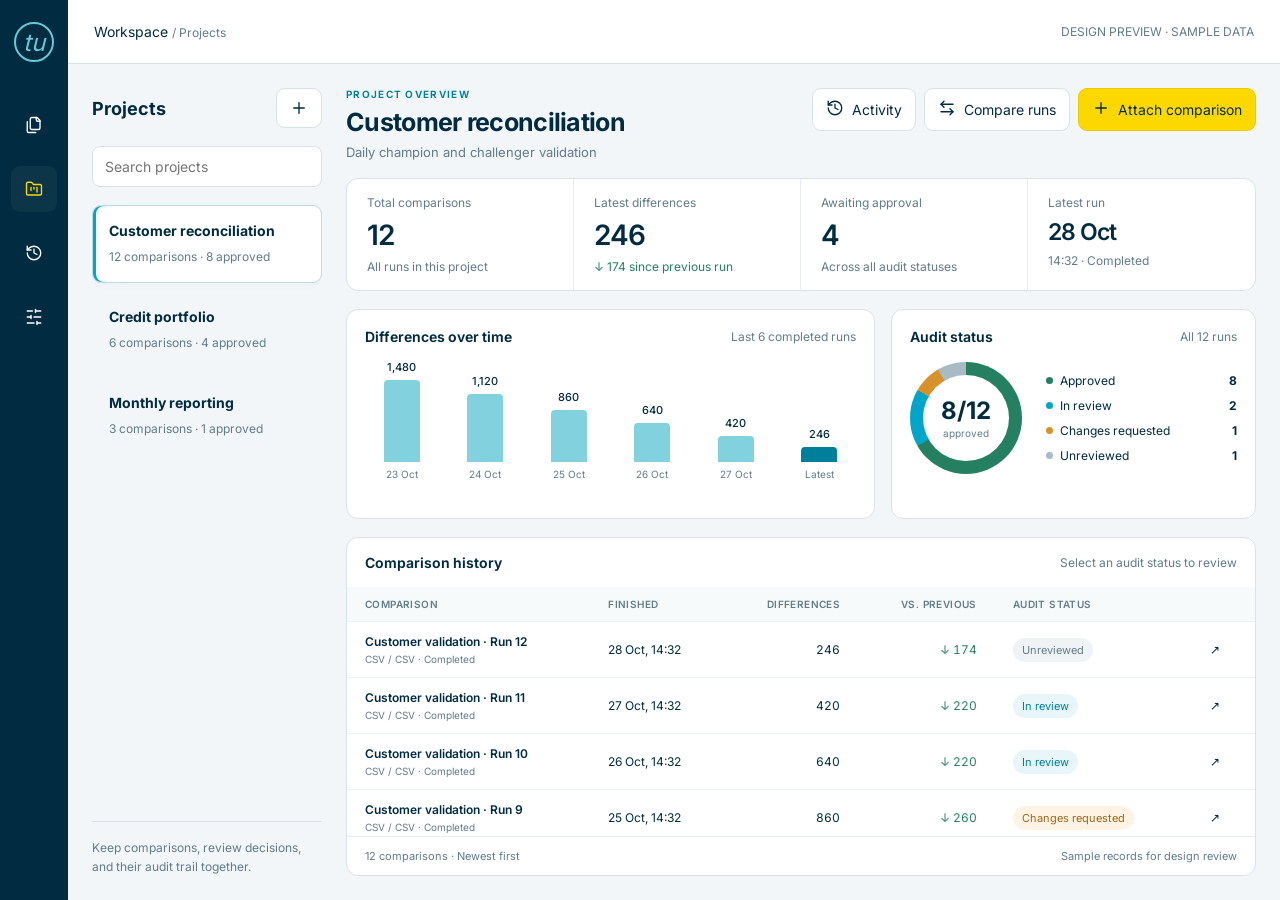
<file: design-previews/projects-review.html>
<!doctype html><html lang="en"><meta charset="utf-8"><meta name="viewport" content="width=device-width,initial-scale=1"><title>Projects · Design preview</title>
<style>
@font-face{font-family:Inter;src:url('../web/assets/fonts/inter-latin-wght.woff2')}*{box-sizing:border-box}body{margin:0;background:#f2f6f8;color:#002b40;font:14px Inter,Arial,sans-serif}button,input,select,textarea{font:inherit}button{cursor:pointer;display:inline-flex;align-items:center;justify-content:center;gap:8px;background:white;color:inherit;border:1px solid #d7e3e9;border-radius:9px;padding:10px 13px;transition:background .18s,box-shadow .18s}button:hover{background:#eaf6f8}button:focus-visible,input:focus-visible,select:focus-visible,textarea:focus-visible{outline:3px solid #00a6ca;outline-offset:3px}svg.icon{width:18px;height:18px;fill:none;stroke:currentColor;stroke-width:1.8;stroke-linecap:round;stroke-linejoin:round;flex:none}h1,h2,h3,p{margin:0}small,.muted{color:#627c8b}small{font-size:12px}nav{position:fixed;inset:0 auto 0 0;width:68px;background:#002b40;color:white;display:flex;align-items:center;flex-direction:column;gap:18px;padding:22px 0;z-index:5}nav button{background:transparent;border:0;color:white;width:46px;height:46px}nav button.selected{color:#fcd800;background:#ffffff0c}nav .tu{font-size:24px;font-style:italic;border:2px solid #65c9d7;border-radius:50%;width:40px;height:40px;display:grid;place-items:center;color:#65c9d7;margin-bottom:22px}header{height:64px;background:white;border-bottom:1px solid #d7e3e9;display:flex;align-items:center;justify-content:space-between;padding:0 26px;margin-left:68px}header span{font-size:12px;color:#627c8b}main{height:calc(100dvh - 64px);margin-left:68px;padding:24px;display:grid;grid-template-columns:230px minmax(0,1fr);gap:24px}.library{display:flex;flex-direction:column;gap:18px;min-height:0}.library-title,.heading,.card-head{display:flex;justify-content:space-between;align-items:center;gap:12px}.library h2{font-size:18px}.library input{width:100%;padding:11px 12px;border:1px solid #d7e3e9;border-radius:8px;background:white}.project-list{overflow:auto;display:flex;flex-direction:column;gap:8px}.project{display:flex;align-items:flex-start;flex-direction:column;gap:9px;text-align:left;border:1px solid transparent;background:none;padding:16px}.project[hidden]{display:none}.project strong{font-size:14px}.project.active{background:white;border-color:#b9dce6;box-shadow:inset 3px 0 #00a6ca,0 3px 10px #002b4005}.project small{line-height:1.5}.library-foot{margin-top:auto;border-top:1px solid #d7e3e9;padding-top:16px;font-size:12px;color:#627c8b;line-height:1.6}.workspace{min-height:0;display:grid;grid-template-rows:auto auto 210px minmax(120px,1fr);gap:18px}.heading{align-items:flex-start}.eyebrow{font-size:10px;letter-spacing:.13em;font-weight:650;color:#007f9b;margin-bottom:7px}h1{font-size:25px;letter-spacing:-.7px}.subtitle{margin-top:7px;color:#627c8b;font-size:13px}.actions{display:flex;gap:8px}.primary{background:#fcd800;border-color:#ebcb00}.primary:hover{background:#ffe44b}.metrics{display:grid;grid-template-columns:repeat(4,1fr);border:1px solid #d7e3e9;background:white;border-radius:12px}.metric{padding:16px 20px;border-right:1px solid #e6edf1}.metric:last-child{border:0}.metric label{display:block;font-size:12px;color:#627c8b}.metric strong{display:block;font-size:28px;font-weight:600;letter-spacing:-1px;margin:8px 0 5px}.good{color:#258061}.charts{display:grid;grid-template-columns:1.45fr 1fr;gap:16px}.card{background:white;border:1px solid #d7e3e9;border-radius:12px;padding:18px;min-width:0;min-height:0}h3{font-size:14px;font-weight:650}.trend{height:135px;display:flex;gap:16px;padding:15px 3px 0}.bar{flex:1;display:flex;flex-direction:column;justify-content:flex-end;align-items:center;gap:6px}.bar i{width:100%;max-width:36px;background:#81d1de;border-radius:4px 4px 0 0;animation:grow .65s cubic-bezier(.22,1,.36,1) both;transform-origin:bottom}.bar:last-child i{background:#007f9b}.bar small{font-size:10px}.bar b{font-size:11px;font-weight:500}.audit{display:flex;align-items:center;gap:24px;height:145px}.donut{width:112px;height:112px;flex:none;border-radius:50%;background:conic-gradient(#258061 0 66.667%,#00a6ca 66.667% 83.333%,#d7922b 83.333% 91.667%,#a8bac4 91.667%);display:grid;place-items:center}.donut div{width:86px;height:86px;border-radius:50%;background:white;display:flex;flex-direction:column;align-items:center;justify-content:center;gap:2px}.donut strong{font-size:24px}.donut small{font-size:10px}.legend{flex:1;display:grid;gap:10px}.legend div{display:flex;align-items:center;gap:7px;font-size:12px}.legend i{width:7px;height:7px;border-radius:50%}.legend b{margin-left:auto}.ledger{display:flex;flex-direction:column;padding:0;overflow:hidden}.ledger .card-head{padding:16px 18px}.table-wrap{flex:1;min-height:0;overflow:auto;scrollbar-color:#65bacb #f2f6f8;scrollbar-width:thin}table{border-collapse:collapse;width:100%;font-size:12px}th{text-align:left;background:#f7fafb;color:#627c8b;font-size:10px;letter-spacing:.04em;font-weight:600;padding:11px 18px;position:sticky;top:0;z-index:1}td{padding:12px 18px;border-top:1px solid #edf2f5;white-space:nowrap}td:first-child{font-weight:600}td small{display:block;font-weight:400;margin-top:4px;font-size:10px}.num{text-align:right;font-variant-numeric:tabular-nums}.pill{font-size:11px;border:0;border-radius:20px;padding:5px 9px;background:#eaf5ef;color:#258061}.review{background:#e8f6fa;color:#007f9b}.unreviewed{background:#f0f3f5;color:#627c8b}.change{background:#fff4e4;color:#9a661c}td .open{border:0;padding:5px}.ledger-foot{padding:12px 18px;border-top:1px solid #e6edf1;display:flex;justify-content:space-between;color:#627c8b;font-size:11px}dialog{position:fixed;inset:0 0 0 auto;margin:0;width:min(460px,100vw);height:100dvh;max-height:100dvh;max-width:100vw;border:0;border-left:1px solid #d7e3e9;padding:0;color:#002b40;box-shadow:-16px 0 60px #002b4020;transform:translateX(100%);opacity:0;transition:transform .32s cubic-bezier(.22,1,.36,1),opacity .25s}dialog.visible{transform:translateX(0);opacity:1}dialog::backdrop{background:#002b4038}dialog .drawer-head{padding:24px;border-bottom:1px solid #d7e3e9;display:flex;align-items:center;justify-content:space-between}dialog .content{padding:24px;line-height:1.6}dialog h2{font-size:20px}dialog label{display:block;font-weight:600;font-size:12px;margin:20px 0 7px}dialog select,dialog textarea,dialog input{width:100%;padding:12px;border:1px solid #d7e3e9;border-radius:8px;background:white;color:inherit}dialog .primary{margin-top:24px}.event{border-left:1px solid #cbe3e9;padding:0 0 25px 20px;position:relative}.event:before{content:'';position:absolute;left:-5px;top:7px;width:9px;height:9px;border-radius:50%;background:#00a6ca}.event small{display:block;margin-top:4px}#notice{color:#007f9b;margin-top:16px;font-size:12px}@keyframes grow{from{transform:scaleY(0)}}@media(max-width:1100px){main{grid-template-columns:190px 1fr;padding:18px;gap:18px}.metric{padding:14px}.audit{gap:12px}.donut{width:88px;height:88px}.donut div{width:68px;height:68px}.heading{flex-wrap:wrap}.workspace{grid-template-rows:auto auto 210px minmax(150px,1fr)}}@media(max-width:800px){main{height:auto;grid-template-columns:1fr}.library-foot{display:none}.project-list{flex-direction:row}.project{min-width:190px}.workspace{display:flex;flex-direction:column}.charts{grid-template-columns:1fr}.metrics{grid-template-columns:1fr 1fr}.ledger{min-height:360px}.table-wrap{max-height:400px}.audit{height:140px}.heading .actions{flex-wrap:wrap}.library-title{justify-content:flex-start}}@media(prefers-reduced-motion:reduce){*,*::before{animation:none!important;transition:none!important}}
</style>
<body><nav aria-label="Workspace"><div class="tu">tu</div><button title="Compare files" data-icon="files"><svg class="icon" viewBox="0 0 24 24" aria-hidden="true"><path d="M20 7h-3a2 2 0 0 1-2-2V2"/><path d="M9 18a2 2 0 0 1-2-2V4a2 2 0 0 1 2-2h7l4 4v10a2 2 0 0 1-2 2Z"/><path d="M3 7.6v12.8A1.6 1.6 0 0 0 4.6 22h9.8"/></svg></button><button title="Projects" class="selected" data-icon="folder-kanban"><svg class="icon" viewBox="0 0 24 24" aria-hidden="true"><path d="M4 20h16a2 2 0 0 0 2-2V8a2 2 0 0 0-2-2h-7.93a2 2 0 0 1-1.66-.9l-.82-1.2A2 2 0 0 0 7.93 3H4a2 2 0 0 0-2 2v13c0 1.1.9 2 2 2Z"/><path d="M8 10v4"/><path d="M12 10v2"/><path d="M16 10v6"/></svg></button><button title="History" data-icon="history"><svg class="icon" viewBox="0 0 24 24" aria-hidden="true"><path d="M3 12a9 9 0 1 0 9-9 9.75 9.75 0 0 0-6.74 2.74L3 8"/><path d="M3 3v5h5"/><path d="M12 7v5l4 2"/></svg></button><button title="Profile templates" data-icon="sliders-horizontal"><svg class="icon" viewBox="0 0 24 24" aria-hidden="true"><line x1="21" x2="14" y1="4" y2="4"/><line x1="10" x2="3" y1="4" y2="4"/><line x1="21" x2="12" y1="12" y2="12"/><line x1="8" x2="3" y1="12" y2="12"/><line x1="21" x2="16" y1="20" y2="20"/><line x1="12" x2="3" y1="20" y2="20"/><line x1="14" x2="14" y1="2" y2="6"/><line x1="8" x2="8" y1="10" y2="14"/><line x1="16" x2="16" y1="18" y2="22"/></svg></button></nav><header><div>Workspace <span> / Projects</span></div><span>DESIGN PREVIEW · SAMPLE DATA</span></header><main><aside class="library"><div class="library-title"><h2>Projects</h2><button aria-label="Create project" onclick="showDrawer('create')" data-icon="plus"><svg class="icon" viewBox="0 0 24 24" aria-hidden="true"><path d="M5 12h14"/><path d="M12 5v14"/></svg></button></div><input id="search" placeholder="Search projects" aria-label="Search projects"><div class="project-list"><button class="project active"><strong>Customer reconciliation</strong><small>12 comparisons · 8 approved</small></button><button class="project"><strong>Credit portfolio</strong><small>6 comparisons · 4 approved</small></button><button class="project"><strong>Monthly reporting</strong><small>3 comparisons · 1 approved</small></button></div><p class="library-foot">Keep comparisons, review decisions, and their audit trail together.</p></aside><section class="workspace"><div class="heading"><div><div class="eyebrow">PROJECT OVERVIEW</div><h1 id="projectName">Customer reconciliation</h1><p class="subtitle">Daily champion and challenger validation</p></div><div class="actions"><button onclick="showDrawer('activity')"><span data-icon="history"><svg class="icon" viewBox="0 0 24 24" aria-hidden="true"><path d="M3 12a9 9 0 1 0 9-9 9.75 9.75 0 0 0-6.74 2.74L3 8"/><path d="M3 3v5h5"/><path d="M12 7v5l4 2"/></svg></span>Activity</button><button onclick="showDrawer('compare')"><span data-icon="arrow-left-right"><svg class="icon" viewBox="0 0 24 24" aria-hidden="true"><path d="M8 3 4 7l4 4"/><path d="M4 7h16"/><path d="m16 21 4-4-4-4"/><path d="M20 17H4"/></svg></span>Compare runs</button><button class="primary" onclick="showDrawer('attach')"><span data-icon="plus"><svg class="icon" viewBox="0 0 24 24" aria-hidden="true"><path d="M5 12h14"/><path d="M12 5v14"/></svg></span>Attach comparison</button></div></div><section class="metrics" aria-label="Project metrics"><div class="metric"><label>Total comparisons</label><strong>12</strong><small>All runs in this project</small></div><div class="metric"><label>Latest differences</label><strong>246</strong><small class="good">↓ 174 since previous run</small></div><div class="metric"><label>Awaiting approval</label><strong>4</strong><small>Across all audit statuses</small></div><div class="metric"><label>Latest run</label><strong style="font-size:23px">28 Oct</strong><small>14:32 · Completed</small></div></section><div class="charts"><section class="card"><div class="card-head"><h3>Differences over time</h3><small>Last 6 completed runs</small></div><div class="trend" aria-label="Differences decreased from 1480 to 246"><div class="bar"><b>1,480</b><i style="height:90px"></i><small>23 Oct</small></div><div class="bar"><b>1,120</b><i style="height:68px"></i><small>24 Oct</small></div><div class="bar"><b>860</b><i style="height:52px"></i><small>25 Oct</small></div><div class="bar"><b>640</b><i style="height:39px"></i><small>26 Oct</small></div><div class="bar"><b>420</b><i style="height:26px"></i><small>27 Oct</small></div><div class="bar"><b>246</b><i style="height:15px"></i><small>Latest</small></div></div></section><section class="card"><div class="card-head"><h3>Audit status</h3><small>All 12 runs</small></div><div class="audit"><div class="donut"><div><strong>8/12</strong><small>approved</small></div></div><div class="legend"><div><i style="background:#258061"></i>Approved<b>8</b></div><div><i style="background:#00a6ca"></i>In review<b>2</b></div><div><i style="background:#d7922b"></i>Changes requested<b>1</b></div><div><i style="background:#a8bac4"></i>Unreviewed<b>1</b></div></div></div></section></div><section class="card ledger"><div class="card-head"><h3>Comparison history</h3><small>Select an audit status to review</small></div><div class="table-wrap"><table><thead><tr><th>COMPARISON</th><th>FINISHED</th><th class="num">DIFFERENCES</th><th class="num">VS. PREVIOUS</th><th>AUDIT STATUS</th><th></th></tr></thead><tbody id="rows"></tbody></table></div><div class="ledger-foot"><span>12 comparisons · Newest first</span><span>Sample records for design review</span></div></section></section></main><dialog id="drawer" aria-labelledby="drawerTitle"><div class="drawer-head"><h2 id="drawerTitle"></h2><button aria-label="Close drawer" onclick="closeDrawer()" data-icon="x"><svg class="icon" viewBox="0 0 24 24" aria-hidden="true"><path d="M18 6 6 18"/><path d="m6 6 12 12"/></svg></button></div><div class="content" id="drawerBody"></div></dialog>
<script>
const drawer=document.getElementById('drawer');let closing;
function showDrawer(type){clearTimeout(closing);const titles={activity:'Project activity',review:'Review comparison',attach:'Attach comparison',compare:'Compare runs',create:'Create project'};document.getElementById('drawerTitle').textContent=titles[type];let content='';if(type==='activity')content='<div class="event"><b>Comparison completed</b><p>246 differences identified in the latest run.</p><small>Today · 14:32</small></div><div class="event"><b>Audit moved to In review</b><p>Customer reconciliation · Run 11</p><small>Yesterday · 16:10</small></div><div class="event"><b>Comparison approved</b><p>Customer reconciliation · Run 10</p><small>26 Oct · 11:48</small></div>';else if(type==='review')content='<p class="muted">Customer reconciliation · Latest run</p><label>Audit status</label><select><option>Unreviewed</option><option>In review</option><option>Approved</option><option>Changes requested</option></select><label>Reviewer</label><input placeholder="Reviewer name"><label>Review note</label><textarea rows="4" placeholder="Record your assessment…"></textarea><button class="primary" onclick="demoSave()">Save review</button>';else if(type==='compare')content='<p class="muted">Review newly introduced and resolved differences between two runs.</p><label>From</label><select><option>Run 11 · 27 Oct · 420 differences</option></select><label>To</label><select><option>Run 12 · 28 Oct · 246 differences</option></select><button class="primary" onclick="demoSave()">Compare runs</button>';else if(type==='create')content='<label>Project name</label><input placeholder="e.g. Customer reconciliation"><label>Description</label><textarea rows="3" placeholder="What does this project track?"></textarea><button class="primary" onclick="demoSave()">Create project</button>';else content='<p class="muted">Choose an existing comparison to add to this project.</p><label>Comparison</label><select><option>Customer validation · 28 Oct</option><option>Portfolio validation · 27 Oct</option></select><button class="primary" onclick="demoSave()">Attach comparison</button>';document.getElementById('drawerBody').innerHTML=content+'<p id="notice" role="status"></p>';if(!drawer.open)drawer.showModal();requestAnimationFrame(()=>requestAnimationFrame(()=>drawer.classList.add('visible')))}
function demoSave(){document.getElementById('notice').textContent='Design preview only — no application data has changed.'}
function closeDrawer(){drawer.classList.remove('visible');closing=setTimeout(()=>drawer.close(),matchMedia('(prefers-reduced-motion:reduce)').matches?0:320)}drawer.addEventListener('cancel',e=>{e.preventDefault();closeDrawer()});drawer.addEventListener('click',e=>{if(e.target===drawer&&e.clientX<drawer.getBoundingClientRect().left)closeDrawer()});
for(let i=0;i<12;i++){const status=i===0?'Unreviewed':i<3?'In review':i===3?'Changes requested':'Approved',cls=i===0?'unreviewed':i<3?'review':i===3?'change':'';document.getElementById('rows').insertAdjacentHTML('beforeend',`<tr><td>Customer validation · Run ${12-i}<small>CSV / CSV · Completed</small></td><td>${28-i} Oct, 14:32</td><td class="num">${[246,420,640,860,1120,1480,1520,1680,1720,1810,1900,2100][i].toLocaleString()}</td><td class="num good">${i===11?'—':'↓ '+[174,220,220,260,360,40,160,40,90,90,200][i]}</td><td><button class="pill ${cls}" onclick="showDrawer('review')">${status}</button></td><td><button class="open" aria-label="Preview run details" onclick="showDrawer('review')">↗</button></td></tr>`)}
document.getElementById('search').addEventListener('input',e=>document.querySelectorAll('.project').forEach(p=>p.hidden=!p.textContent.toLowerCase().includes(e.target.value.toLowerCase())));document.querySelectorAll('.project').forEach(p=>p.addEventListener('click',()=>showDrawer('activity')));
</script></body></html>
</file>
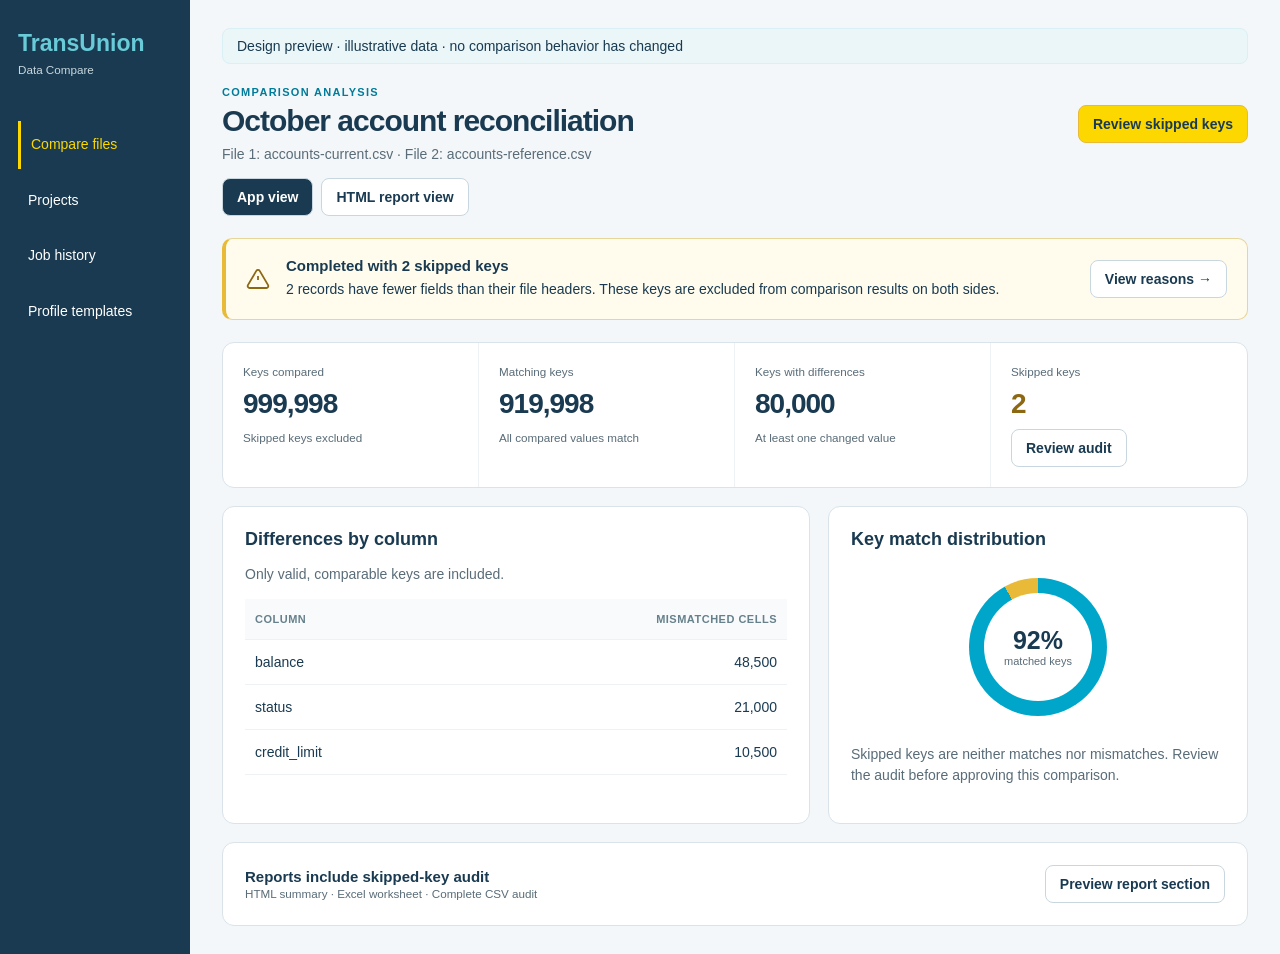
<file: design-previews/skipped-keys.html>
<!doctype html><html lang="en"><meta charset="utf-8"><meta name="viewport" content="width=device-width,initial-scale=1"><title>Skipped keys — design preview</title>
<style>
:root{font-family:Inter,Arial,sans-serif;color:#193a50;background:#f4f7f9;font-size:14px}*{box-sizing:border-box}body{margin:0}button,input{font:inherit}button{cursor:pointer;border:1px solid #c8d7df;background:white;border-radius:8px;padding:10px 14px;color:#193a50;font-weight:600}button:hover{background:#eaf6f8}button:focus-visible,a:focus-visible{outline:3px solid #00a6ca;outline-offset:3px}.primary{background:#fcd800;border-color:#e9ba37}.shell{display:grid;grid-template-columns:190px 1fr;min-height:100vh}aside{background:#193a50;color:white;padding:30px 18px}aside strong{color:#69cbd8;font-size:23px}aside small{display:block;margin:6px 0 45px;color:#c8d7df}aside p{padding:13px 10px;margin:8px 0}aside .active{color:#fcd800;border-left:3px solid #fcd800}main{padding:28px 32px;max-width:1500px;width:100%;margin:auto}header,.row{display:flex;justify-content:space-between;align-items:center;gap:16px}h1{font-size:30px;letter-spacing:-1px;margin:6px 0 8px}h2{font-size:18px;margin:0 0 8px}h3{font-size:15px;margin:0}p{line-height:1.55}small,.muted{color:#596c78}.eyebrow{text-transform:uppercase;letter-spacing:1.3px;font-size:11px;font-weight:700;color:#007b99}.preview{background:#eaf6f8;border:1px solid #d9f0f5;padding:9px 14px;border-radius:8px;margin-bottom:22px}.notice{display:flex;align-items:center;gap:16px;padding:18px 20px;margin:22px 0;border:1px solid #e7d599;border-left:4px solid #e9ba37;background:#fffbed;border-radius:10px}.notice p{margin:5px 0 0}.notice button{margin-left:auto;white-space:nowrap}.notice svg{width:24px;height:24px;flex:none;color:#8c6813}.stats{display:grid;grid-template-columns:repeat(4,1fr);background:white;border:1px solid #d9e3e9;border-radius:12px;margin-bottom:18px}.stat{padding:20px;border-right:1px solid #eef2f4}.stat:last-child{border:0}.stat strong{display:block;font-size:28px;letter-spacing:-1px;margin:9px 0}.grid{display:grid;grid-template-columns:1.4fr 1fr;gap:18px}.card{padding:22px;border:1px solid #d9e3e9;border-radius:12px;background:white}table{width:100%;border-collapse:collapse;text-align:left}th{font-size:11px;text-transform:uppercase;letter-spacing:.5px;color:#66808c;background:#f8fafb}td,th{padding:14px 10px;border-bottom:1px solid #eef2f4}td:last-child,th:last-child{text-align:right}.ring{width:138px;height:138px;border-radius:50%;background:conic-gradient(#00a6ca 0 92%,#e9ba37 92%);display:grid;place-items:center;margin:28px auto}.ring div{width:108px;height:108px;border-radius:50%;background:white;display:grid;place-content:center;text-align:center;font-size:25px;font-weight:650}.ring small{font-size:11px;font-weight:400;display:block}.foot{margin-top:18px}.report{display:none}.report.on{display:block}.analysis.off{display:none}dialog{margin:0 0 0 auto;height:100dvh;max-height:100dvh;max-width:100%;width:680px;border:0;padding:0;color:#193a50;box-shadow:-16px 0 60px #002b4022}dialog::backdrop{background:#002b4055}dialog[open]{animation:enter .28s cubic-bezier(.22,1,.36,1)}dialog.closing{animation:leave .2s ease-in forwards}dialog .drawer{height:100%;display:flex;flex-direction:column}dialog header{padding:24px;border-bottom:1px solid #d9e3e9}dialog h2{font-size:23px}dialog .body{padding:24px;overflow:auto;flex:1}dialog footer{padding:18px 24px;border-top:1px solid #d9e3e9;display:flex;justify-content:space-between;align-items:center;gap:14px}.key{font-family:ui-monospace,monospace}.badge{display:inline-block;font-size:11px;padding:5px 8px;border-radius:5px;background:#fff3ce;color:#7d5d0c}.audit{border:1px solid #d9e3e9;border-radius:10px;padding:18px;margin-top:16px}.audit .row{margin-bottom:14px}.facts{display:grid;grid-template-columns:1fr 1fr;gap:14px}.facts span{display:block;font-size:12px;color:#596c78;margin-bottom:5px}.facts strong{font-size:17px}.reason{background:#f8fafb;padding:12px;border-radius:7px;font-size:13px}.explanation{padding:14px;border:1px solid #d9f0f5;border-radius:8px;background:#eaf6f8;line-height:1.6}.tab{display:flex;gap:8px;margin-top:16px}.tab [aria-pressed=true]{background:#193a50;color:white}@keyframes enter{from{transform:translateX(100%);opacity:.6}to{transform:translateX(0);opacity:1}}@keyframes leave{to{transform:translateX(100%);opacity:0}}@media(prefers-reduced-motion:reduce){dialog[open],dialog.closing{animation:none}}@media(max-width:850px){.shell{grid-template-columns:64px 1fr}aside{padding:24px 10px}aside strong{font-size:18px}aside small,aside p{display:none}main{padding:18px}.grid{grid-template-columns:1fr}.notice{flex-wrap:wrap}.notice button{margin-left:40px}.stats{grid-template-columns:1fr 1fr}.stat{padding:16px}}@media(max-width:450px){.shell{display:block}aside{display:none}header{flex-wrap:wrap}.facts{grid-template-columns:1fr 1fr}}
</style>
<div class="shell"><aside><strong>TransUnion</strong><small>Data Compare</small><p class="active">Compare files</p><p>Projects</p><p>Job history</p><p>Profile templates</p></aside><main>
<div class="preview">Design preview · illustrative data · no comparison behavior has changed</div>
<header><div><div class="eyebrow">Comparison analysis</div><h1>October account reconciliation</h1><span class="muted">File 1: accounts-current.csv · File 2: accounts-reference.csv</span></div><button class="primary" onclick="openAudit()">Review skipped keys</button></header>
<div class="tab"><button id="appTab" aria-pressed="true" onclick="mode(false)">App view</button><button id="reportTab" aria-pressed="false" onclick="mode(true)">HTML report view</button></div>
<div class="notice" role="status"><svg viewBox="0 0 24 24" fill="none" stroke="currentColor" stroke-width="1.8"><path d="M10.3 3.9 1.9 18.1A2 2 0 0 0 3.6 21h16.8a2 2 0 0 0 1.7-2.9L13.7 3.9a2 2 0 0 0-3.4 0Z"/><path d="M12 9v4m0 4h.01"/></svg><div><h3>Completed with 2 skipped keys</h3><p>2 records have fewer fields than their file headers. These keys are excluded from comparison results on both sides.</p></div><button onclick="openAudit()">View reasons →</button></div>
<div class="stats"><div class="stat"><small>Keys compared</small><strong>999,998</strong><small>Skipped keys excluded</small></div><div class="stat"><small>Matching keys</small><strong>919,998</strong><small>All compared values match</small></div><div class="stat"><small>Keys with differences</small><strong>80,000</strong><small>At least one changed value</small></div><div class="stat"><small>Skipped keys</small><strong style="color:#8c6813">2</strong><button onclick="openAudit()">Review audit</button></div></div>
<div class="analysis grid"><section class="card"><h2>Differences by column</h2><p class="muted">Only valid, comparable keys are included.</p><table><thead><tr><th>Column</th><th>Mismatched cells</th></tr></thead><tbody><tr><td>balance</td><td>48,500</td></tr><tr><td>status</td><td>21,000</td></tr><tr><td>credit_limit</td><td>10,500</td></tr></tbody></table></section><section class="card"><h2>Key match distribution</h2><div class="ring"><div>92%<small>matched keys</small></div></div><p class="muted">Skipped keys are neither matches nor mismatches. Review the audit before approving this comparison.</p></section></div>
<section class="report card"><h2>Skipped keys · data quality exclusions</h2><p>These keys were excluded from both files because a source record has an unexpected field count. Correct the source records and run a new comparison to include them.</p><div style="overflow:auto"><table><thead><tr><th>Key</th><th>File</th><th>Expected</th><th>Actual</th><th>Reason</th></tr></thead><tbody><tr><td class="key">ACCT-001847</td><td>File 1</td><td>1,800</td><td>1,626</td><td>174 fields missing</td></tr><tr><td class="key">ACCT-020911</td><td>File 2</td><td>1,800</td><td>1,798</td><td>2 fields missing</td></tr></tbody></table></div><p class="muted">Excel report: dedicated “Skipped keys” worksheet. Full audit: downloadable CSV. Records with an unreadable key are listed separately as unidentified records.</p></section>
<div class="card foot row"><div><h3>Reports include skipped-key audit</h3><small>HTML summary · Excel worksheet · Complete CSV audit</small></div><button onclick="mode(true)">Preview report section</button></div>
</main></div>
<dialog id="audit" aria-labelledby="auditTitle"><div class="drawer"><header><div><div class="eyebrow">Data quality audit</div><h2 id="auditTitle">Skipped keys</h2><small>2 keys excluded · 2 malformed source records</small></div><button aria-label="Close skipped keys" onclick="closeAudit()">✕</button></header><div class="body"><div class="explanation">A record must contain the same number of fields as its file header. Empty values are allowed; missing fields are different. When the key is readable, its counterpart is also excluded to prevent a false “only in one file” result.</div>
<div class="audit"><div class="row"><strong class="key">ACCT-001847</strong><span class="badge">File 1 · short record</span></div><div class="facts"><div><span>Expected fields</span><strong>1,800</strong></div><div><span>Fields received</span><strong>1,626</strong></div></div><p class="reason">174 fields missing. This key was excluded from both sides.</p><small>Source: accounts-current.csv · logical record 1,848</small></div>
<div class="audit"><div class="row"><strong class="key">ACCT-020911</strong><span class="badge">File 2 · short record</span></div><div class="facts"><div><span>Expected fields</span><strong>1,800</strong></div><div><span>Fields received</span><strong>1,798</strong></div></div><p class="reason">2 fields missing. This key was excluded from both sides.</p><small>Source: accounts-reference.csv · logical record 20,912</small></div>
<p class="muted">To include these keys, correct the source records and run a new comparison. Applying comparison rules cannot restore missing source fields.</p></div><footer><small>Audit includes all excluded keys and reasons.</small><button onclick="downloadAudit()">Download audit CSV</button></footer></div></dialog>
<script>
const dialog=document.getElementById('audit');let lastFocus;
function openAudit(){lastFocus=document.activeElement;dialog.classList.remove('closing');dialog.showModal()}
function closeAudit(){if(matchMedia('(prefers-reduced-motion:reduce)').matches){dialog.close();lastFocus?.focus();return}dialog.classList.add('closing');setTimeout(()=>{dialog.close();dialog.classList.remove('closing');lastFocus?.focus()},200)}
dialog.addEventListener('cancel',e=>{e.preventDefault();closeAudit()});
dialog.addEventListener('click',e=>{if(e.target===dialog&&e.clientX<dialog.getBoundingClientRect().left)closeAudit()});
function mode(report){document.querySelector('.report').classList.toggle('on',report);document.querySelector('.analysis').classList.toggle('off',report);document.getElementById('appTab').setAttribute('aria-pressed',!report);document.getElementById('reportTab').setAttribute('aria-pressed',report)}
function downloadAudit(){const blob=new Blob(['key,file,expected_fields,actual_fields,reason\nACCT-001847,File 1,1800,1626,174 fields missing\nACCT-020911,File 2,1800,1798,2 fields missing\n'],{type:'text/csv'});const a=document.createElement('a');a.href=URL.createObjectURL(blob);a.download='example-skipped-keys.csv';a.click();setTimeout(()=>URL.revokeObjectURL(a.href),1000)}
</script></html>
</file>
